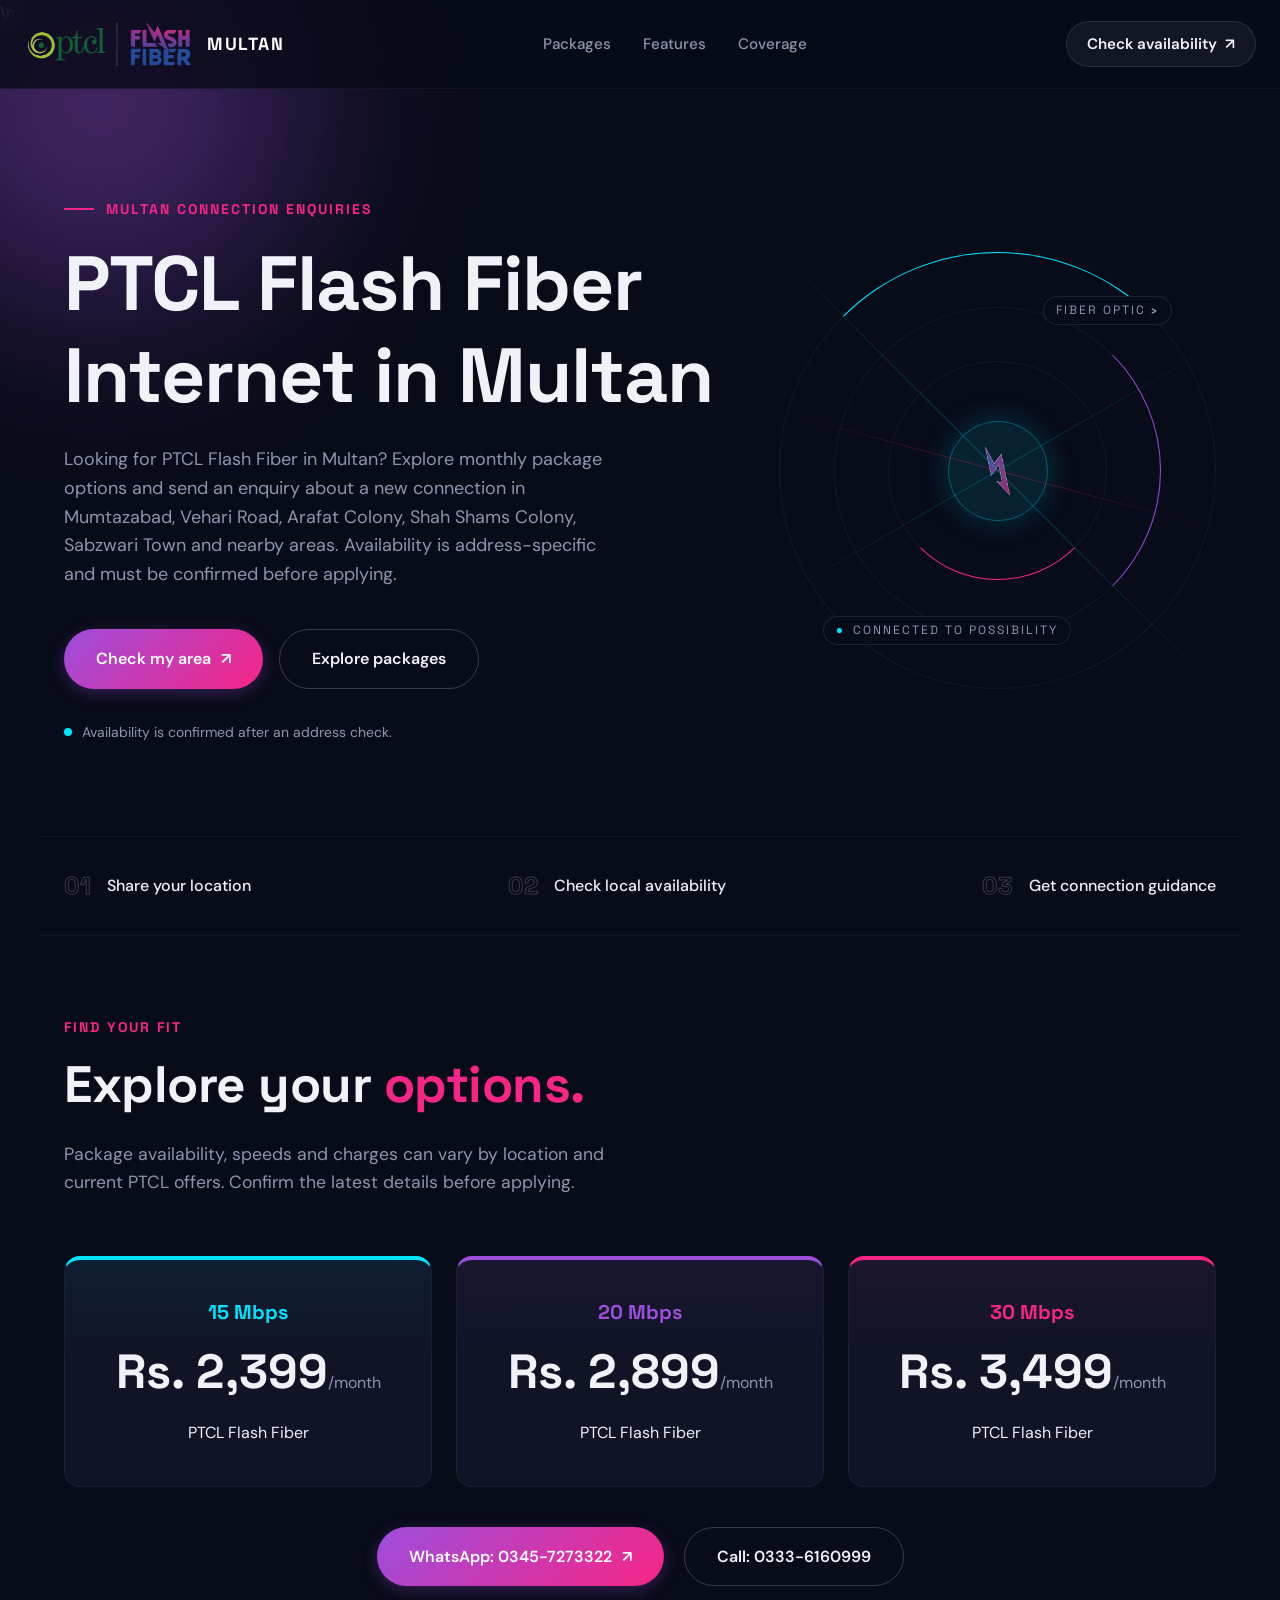
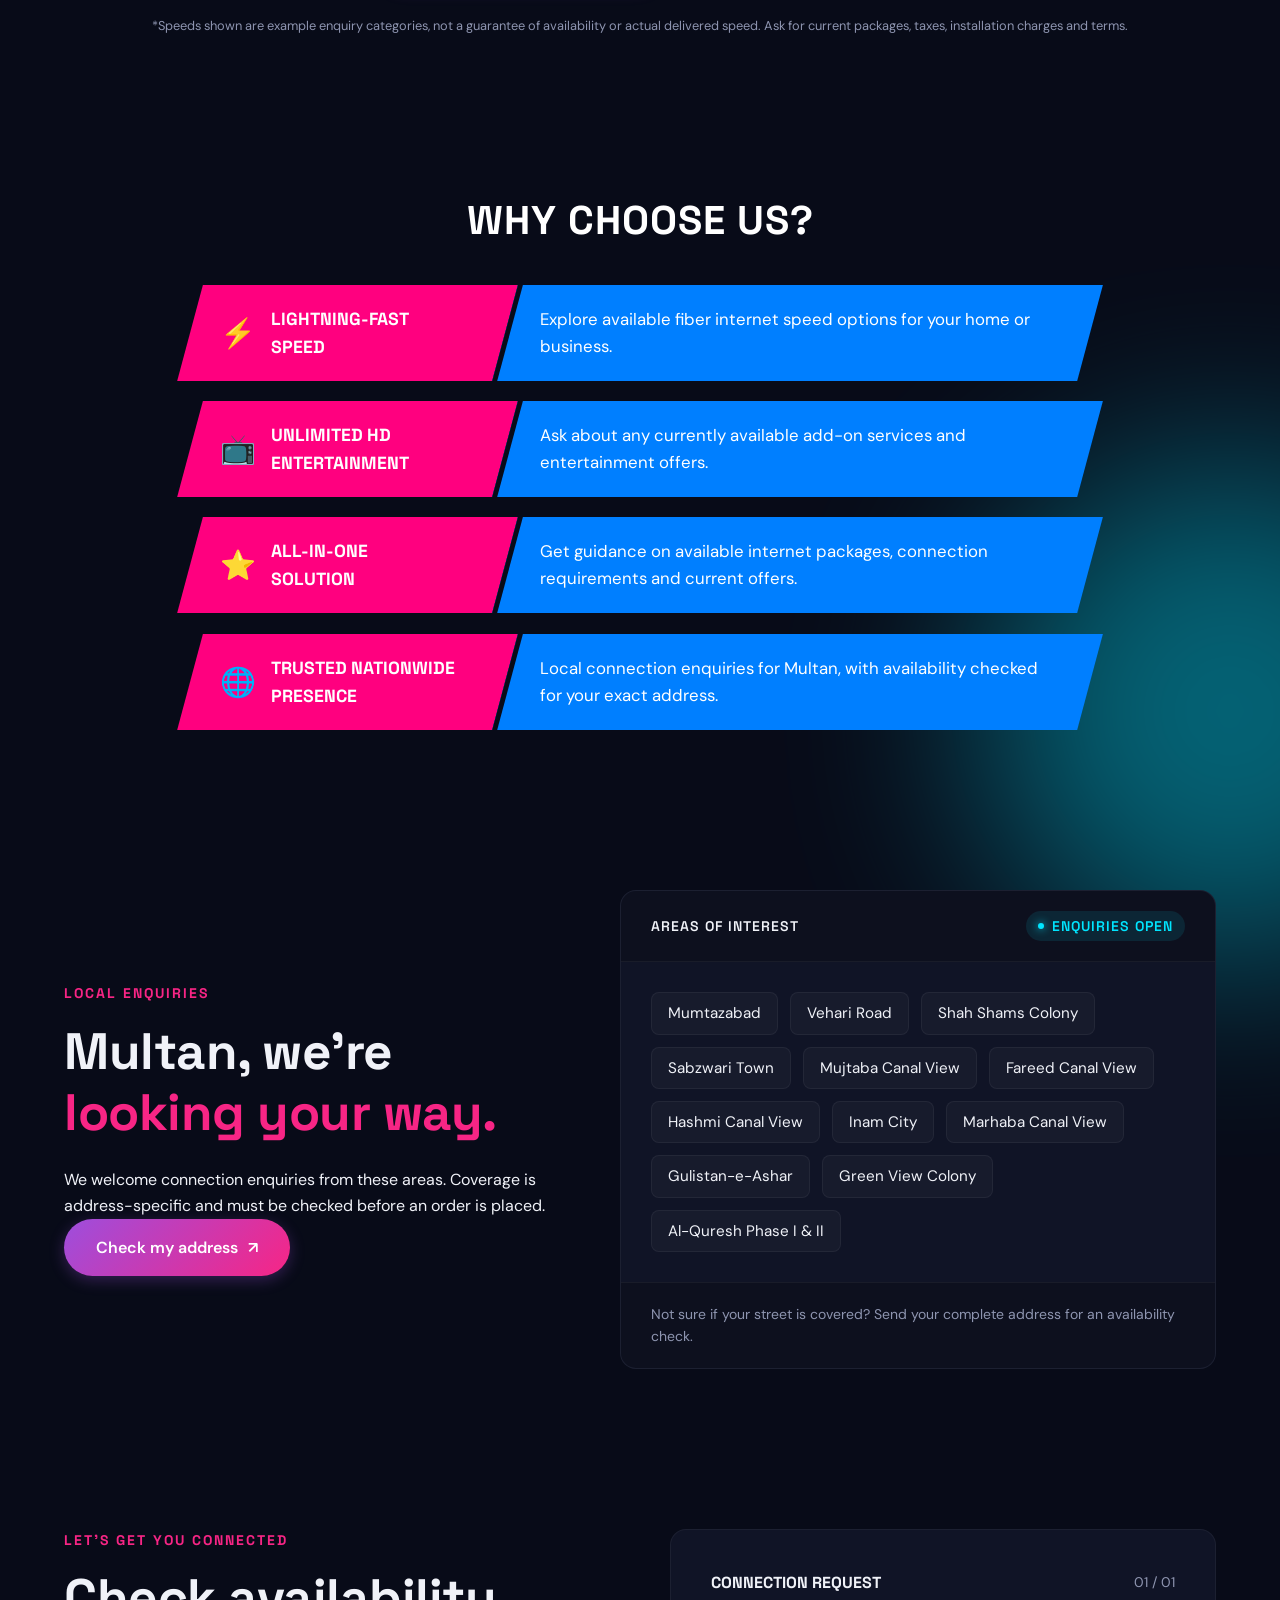
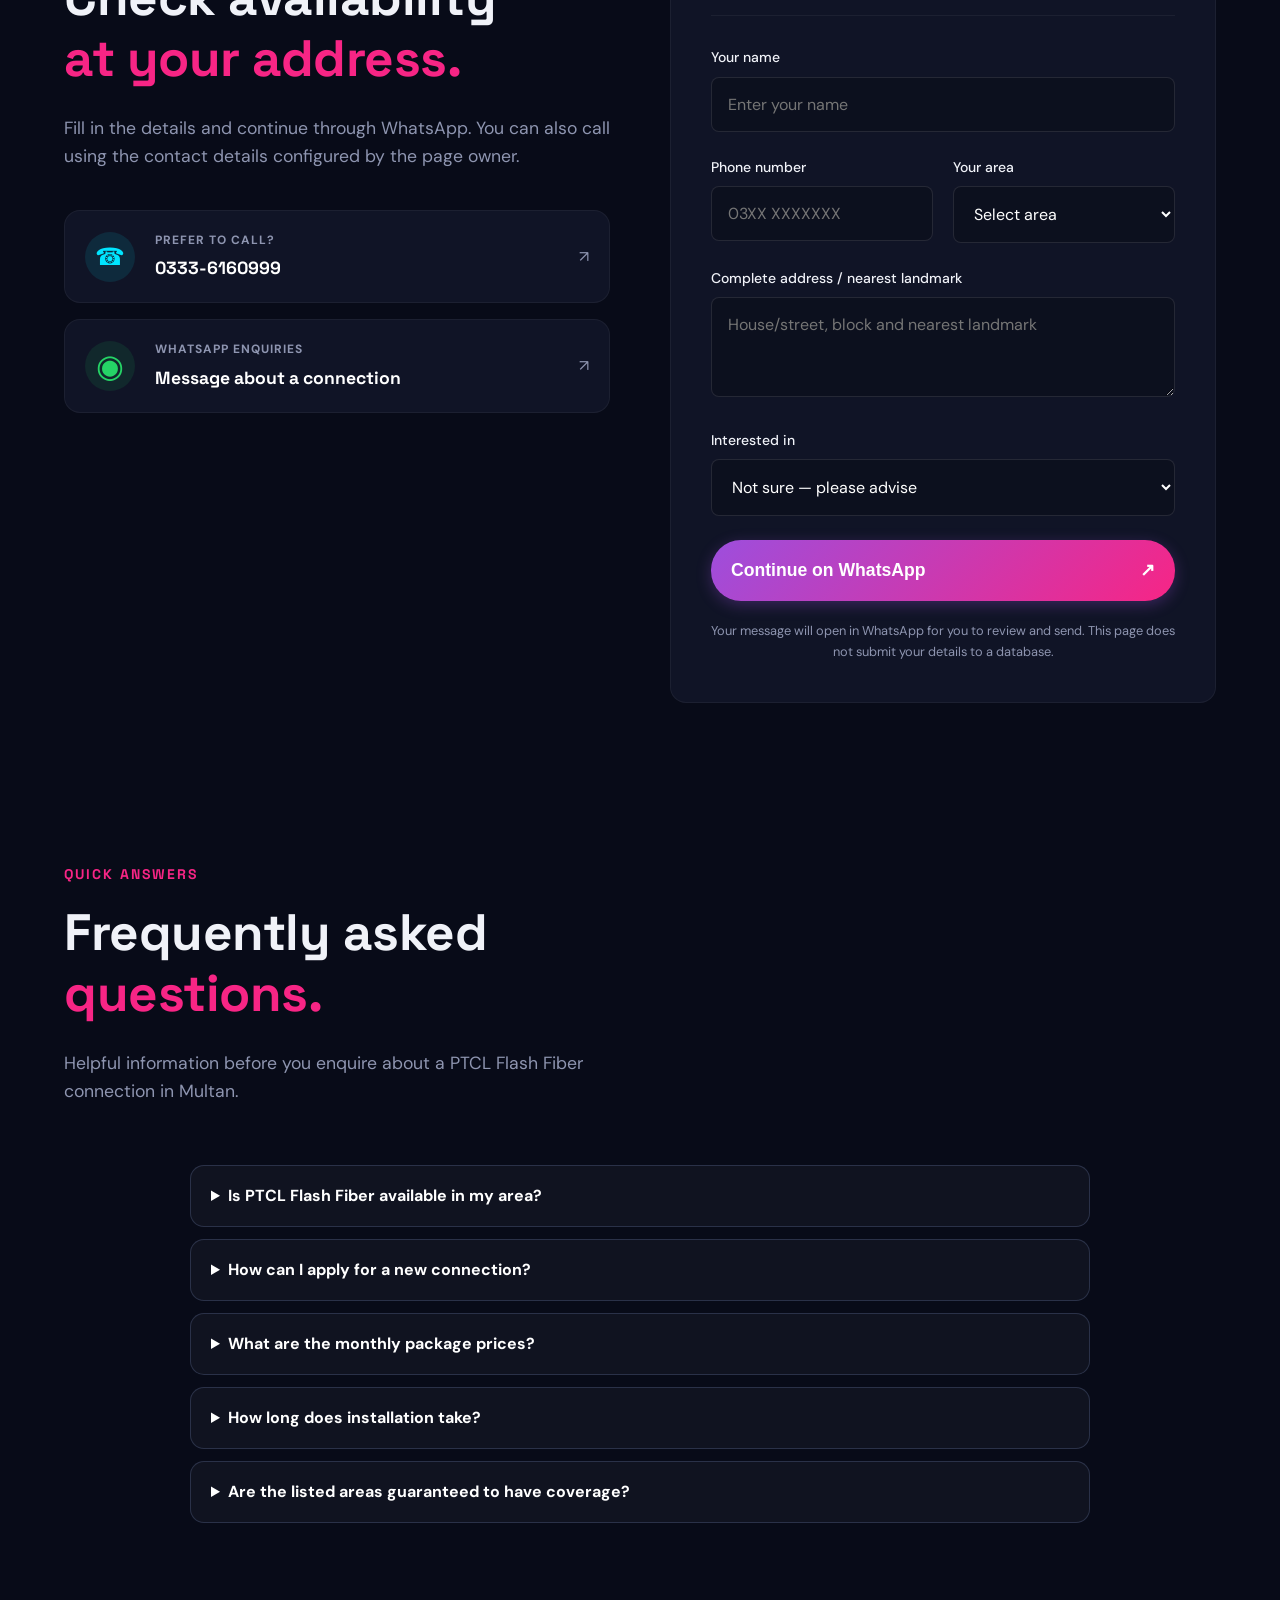
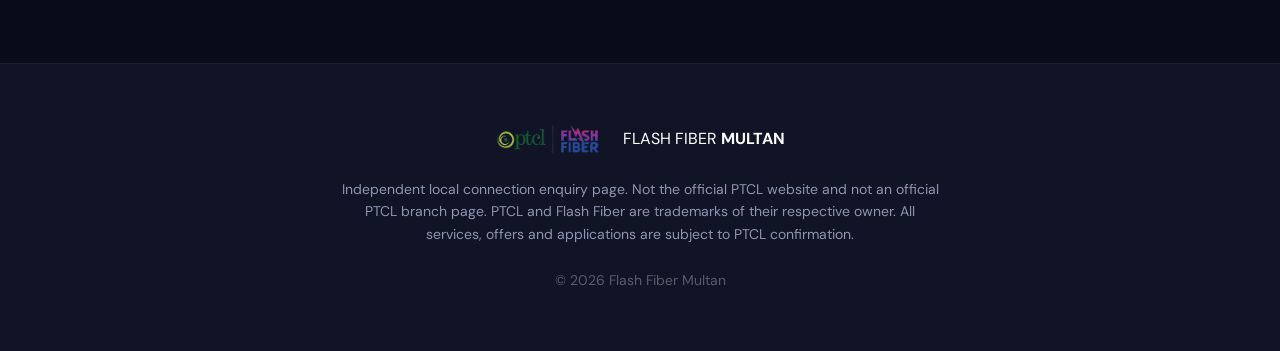
<file: index.html>
<!doctype html>
<html lang="en">
<head>
  <meta charset="utf-8">
  <meta name="viewport" content="width=device-width, initial-scale=1">
  <meta name="theme-color" content="#080b18">
  <meta name="description" content="Explore PTCL Flash Fiber packages in Multan. Enquire about availability in Mumtazabad, Vehari Road, Shah Shams Colony and nearby areas.">
  <title>PTCL Flash Fiber Multan | Packages & Availability</title>
  <link rel="preconnect" href="https://fonts.googleapis.com">
  <link rel="preconnect" href="https://fonts.gstatic.com" crossorigin>
  <link href="https://fonts.googleapis.com/css2?family=DM+Sans:wght@400;500;600;700;800&family=Space+Grotesk:wght@500;600;700&display=swap" rel="stylesheet">
  <link rel="stylesheet" href="styles.css">\n
  <style>
    .faq-list {
      display: grid;
      gap: 12px;
      max-width: 900px;
      margin: 28px auto 0;
    }
    .faq-item {
      padding: 18px 20px;
      border: 1px solid rgba(120, 140, 190, 0.25);
      border-radius: 14px;
      background: rgba(255, 255, 255, 0.035);
    }
    .faq-item summary {
      cursor: pointer;
      color: #fff;
      font-weight: 700;
      line-height: 1.5;
    }
    .faq-item p {
      margin: 12px 0 0;
      color: rgba(235, 240, 255, 0.78);
      line-height: 1.7;
    }
    .faq-item summary:focus-visible {
      outline: 2px solid #8b7bff;
      outline-offset: 4px;
      border-radius: 4px;
    }
  </style>

</head>
<body>
  <div class="ambient ambient-one"></div><div class="ambient ambient-two"></div>
  <header class="site-header">
    <a class="brand" href="#home" aria-label="Flash Fiber Multan home">
      <img src="Logo.png" alt="PTCL Flash Fiber Logo" class="brand-logo">
      <span class="brand-text"><b>MULTAN</b></span>
    </a>
    <nav class="desktop-nav" aria-label="Main navigation">
      <a href="#packages">Packages</a><a href="#features">Features</a><a href="#coverage">Coverage</a>
    </nav>
    <a class="header-cta" href="#enquiry">Check availability <span>↗</span></a>
  </header>

  <main>
    <section class="hero section-wrap" id="home">
      <div class="hero-copy">
        <div class="eyebrow"><i></i> MULTAN CONNECTION ENQUIRIES</div>
        <h1>PTCL Flash Fiber Internet in Multan</h1>
        <p class="hero-lead">Looking for PTCL Flash Fiber in Multan? Explore monthly package options and send an enquiry about a new connection in Mumtazabad, Vehari Road, Arafat Colony, Shah Shams Colony, Sabzwari Town and nearby areas. Availability is address-specific and must be confirmed before applying.</p>
        <div class="hero-actions">
          <a class="btn btn-primary" href="#enquiry">Check my area <span>↗</span></a>
          <a class="btn btn-ghost" href="#packages">Explore packages</a>
        </div>
        <div class="hero-note"><span class="pulse-dot"></span> Availability is confirmed after an address check.</div>
      </div>
      <div class="hero-art" aria-label="Abstract neon fiber optic illustration">
        <div class="orbit orbit-a"></div><div class="orbit orbit-b"></div><div class="orbit orbit-c"></div>
        <div class="core"><div class="core-inner"><img src="image_ccb57e.png" alt="Flash Fiber Lightning Bolt" style="height: 50px; width: auto; object-fit: contain;"></div></div>
        <div class="light-line line-a"></div><div class="light-line line-b"></div><div class="light-line line-c"></div>
        <div class="art-label label-top">FIBER OPTIC <b>›</b></div>
        <div class="art-label label-bottom"><span>●</span> CONNECTED TO POSSIBILITY</div>
      </div>
    </section>

    <section class="trust-strip section-wrap">
      <div><strong>01</strong><span>Share your location</span></div>
      <div><strong>02</strong><span>Check local availability</span></div>
      <div><strong>03</strong><span>Get connection guidance</span></div>
    </section>

    <section class="content-section section-wrap" id="packages">
      <div class="section-heading">
        <div><div class="eyebrow">FIND YOUR FIT</div><h2>Explore your <span>options.</span></h2></div>
        <p>Package availability, speeds and charges can vary by location and current PTCL offers. Confirm the latest details before applying.</p>
      </div>
      <div class="pricing-grid">
        <div class="pricing-card">
          <h3>15 Mbps</h3>
          <p class="price">Rs. 2,399<span>/month</span></p>
          <p>PTCL Flash Fiber</p>
        </div>
        <div class="pricing-card">
          <h3>20 Mbps</h3>
          <p class="price">Rs. 2,899<span>/month</span></p>
          <p>PTCL Flash Fiber</p>
        </div>
        <div class="pricing-card">
          <h3>30 Mbps</h3>
          <p class="price">Rs. 3,499<span>/month</span></p>
          <p>PTCL Flash Fiber</p>
        </div>
      </div>
      
      <div class="package-contact">
        <a class="btn btn-primary" href="https://wa.me/923457273322" target="_blank" rel="noopener">WhatsApp: 0345-7273322 <span>↗</span></a>
        <a class="btn btn-ghost" href="tel:03336160999">Call: 0333-6160999</a>
      </div>
      
      <p class="fine-print">*Speeds shown are example enquiry categories, not a guarantee of availability or actual delivered speed. Ask for current packages, taxes, installation charges and terms.</p>
    </section>

    <section class="features-section section-wrap" id="features">
      <h2 class="section-title">WHY CHOOSE US?</h2>
      <div class="feature-banners">
        <div class="feature-row">
          <div class="feature-title pink-bg">
            <span class="icon">⚡</span> <span>LIGHTNING-FAST<br>SPEED</span>
          </div>
          <div class="feature-desc blue-bg">
            <p>Explore available fiber internet speed options for your home or business.</p>
          </div>
        </div>
        <div class="feature-row">
          <div class="feature-title pink-bg">
            <span class="icon">📺</span> <span>UNLIMITED HD<br>ENTERTAINMENT</span>
          </div>
          <div class="feature-desc blue-bg">
            <p>Ask about any currently available add-on services and entertainment offers.</p>
          </div>
        </div>
        <div class="feature-row">
          <div class="feature-title pink-bg">
            <span class="icon">⭐</span> <span>ALL-IN-ONE<br>SOLUTION</span>
          </div>
          <div class="feature-desc blue-bg">
            <p>Get guidance on available internet packages, connection requirements and current offers.</p>
          </div>
        </div>
        <div class="feature-row">
          <div class="feature-title pink-bg">
            <span class="icon">🌐</span> <span>TRUSTED NATIONWIDE<br>PRESENCE</span>
          </div>
          <div class="feature-desc blue-bg">
            <p>Local connection enquiries for Multan, with availability checked for your exact address.</p>
          </div>
        </div>
      </div>
    </section>

    <section class="coverage-section" id="coverage">
      <div class="section-wrap coverage-inner">
        <div>
          <div class="eyebrow">LOCAL ENQUIRIES</div>
          <h2>Multan, we're<br><span>looking your way.</span></h2>
          <p>We welcome connection enquiries from these areas. Coverage is address-specific and must be checked before an order is placed.</p>
          <a class="btn btn-primary" href="#enquiry">Check my address <span>↗</span></a>
        </div>
        <div class="area-panel">
          <div class="area-panel-head"><span>AREAS OF INTEREST</span><span class="live-pill"><i></i> ENQUIRIES OPEN</span></div>
          <div class="area-list">
            <span>Mumtazabad</span><span>Vehari Road</span><span>Shah Shams Colony</span>
            <span>Sabzwari Town</span><span>Mujtaba Canal View</span><span>Fareed Canal View</span>
            <span>Hashmi Canal View</span><span>Inam City</span><span>Marhaba Canal View</span>
            <span>Gulistan-e-Ashar</span><span>Green View Colony</span><span>Al-Quresh Phase I & II</span>
          </div>
          <div class="area-foot">Not sure if your street is covered? Send your complete address for an availability check.</div>
        </div>
      </div>
    </section>

    <section class="enquiry-section" id="enquiry">
      <div class="section-wrap enquiry-grid">
        <div class="enquiry-copy">
          <div class="eyebrow">LET'S GET YOU CONNECTED</div>
          <h2>Check availability<br><span>at your address.</span></h2>
          <p>Fill in the details and continue through WhatsApp. You can also call using the contact details configured by the page owner.</p>
          <div class="contact-options">
            <a id="callLink" class="contact-option" href="tel:03336160999"><span class="contact-symbol">☎</span><span><small>PREFER TO CALL?</small><b id="phoneDisplay">0333-6160999</b></span><span class="arrow">↗</span></a>
            <a id="whatsappDirect" class="contact-option" href="https://wa.me/923457273322" target="_blank" rel="noopener"><span class="contact-symbol whatsapp-symbol">◉</span><span><small>WHATSAPP ENQUIRIES</small><b>Message about a connection</b></span><span class="arrow">↗</span></a>
          </div>
        </div>
        <form class="enquiry-form" id="enquiryForm">
          <div class="form-heading"><span>CONNECTION REQUEST</span><span class="form-step">01 / 01</span></div>
          <label for="customerName">Your name</label><input id="customerName" name="name" type="text" placeholder="Enter your name" required maxlength="70">
          <div class="form-row">
            <div><label for="customerPhone">Phone number</label><input id="customerPhone" name="phone" type="tel" placeholder="03XX XXXXXXX" required maxlength="20"></div>
            <div><label for="customerArea">Your area</label><select id="customerArea" name="area" required><option value="">Select area</option></select></div>
          </div>
          <label for="customerAddress">Complete address / nearest landmark</label><textarea id="customerAddress" name="address" rows="3" placeholder="House/street, block and nearest landmark" required maxlength="300"></textarea>
          <label for="packageChoice">Interested in</label><select id="packageChoice" name="package"><option value="Not sure — please advise">Not sure — please advise</option><option>15 Mbps Flash Fiber — Rs. 2,399/month</option><option>20 Mbps Flash Fiber — Rs. 2,899/month</option><option>30 Mbps Flash Fiber — Rs. 3,499/month</option><option>Other / latest available package</option></select>
          <button class="btn btn-primary submit-btn" type="submit">Continue on WhatsApp <span>↗</span></button>
          <p class="form-disclaimer">Your message will open in WhatsApp for you to review and send. This page does not submit your details to a database.</p>
          <div id="formStatus" class="form-status" role="status" aria-live="polite"></div>
        </form>
      </div>
    </section>

    <section class="content-section section-wrap" id="faqs">
      <div class="section-heading">
        <div>
          <div class="eyebrow">QUICK ANSWERS</div>
          <h2>Frequently asked <span>questions.</span></h2>
        </div>
        <p>Helpful information before you enquire about a PTCL Flash Fiber connection in Multan.</p>
      </div>

      <div class="faq-list">
        <details class="faq-item">
          <summary>Is PTCL Flash Fiber available in my area?</summary>
          <p>Availability depends on your exact street, building and nearby fiber infrastructure. Send your complete address or nearest landmark through the enquiry form so availability can be checked. An area name alone does not guarantee coverage.</p>
        </details>
        <details class="faq-item">
          <summary>How can I apply for a new connection?</summary>
          <p>Use the enquiry form or WhatsApp button to share your name, contact number and complete address. Your message will open in WhatsApp for you to review and send. Any application and installation are subject to PTCL confirmation.</p>
        </details>
        <details class="faq-item">
          <summary>What are the monthly package prices?</summary>
          <p>The package prices currently displayed on this page are Rs. 2,399/month for 15 Mbps, Rs. 2,899/month for 20 Mbps and Rs. 3,499/month for 30 Mbps. Confirm current offers, taxes, installation charges and terms before applying.</p>
        </details>
        <details class="faq-item">
          <summary>How long does installation take?</summary>
          <p>Installation timing depends on address eligibility, infrastructure, equipment availability and PTCL scheduling. The installation date and any applicable charges must be confirmed by PTCL.</p>
        </details>
        <details class="faq-item">
          <summary>Are the listed areas guaranteed to have coverage?</summary>
          <p>No. The listed locations are areas for connection enquiries, not a guarantee of service. Coverage must be checked for your exact address before an order is placed.</p>
        </details>
      </div>
    </section>
  </main>

  <footer class="site-footer">
    <div class="section-wrap footer-inner">
      <a class="brand" href="#home"><img src="Logo.png" alt="PTCL Flash Fiber Logo" style="height:30px;"><span style="color:white; margin-left:10px;">FLASH FIBER <b>MULTAN</b></span></a>
      <p>Independent local connection enquiry page. Not the official PTCL website and not an official PTCL branch page. PTCL and Flash Fiber are trademarks of their respective owner. All services, offers and applications are subject to PTCL confirmation.</p>
      <span class="copyright">© <span id="year"></span> Flash Fiber Multan</span>
    </div>
  </footer>
  <script src="script.js"></script>
</body>
</html>
</file>
<file: styles.css>
:root {
  --bg-dark: #080b18;
  --bg-surface: #101426;
  --text-main: #f0f2f8;
  --text-muted: #8e95b0;
  --accent-cyan: #00e5ff;
  --accent-purple: #9d4edd;
  --accent-pink: #f72585;
  --font-heading: 'Space Grotesk', sans-serif;
  --font-body: 'DM Sans', sans-serif;
  --radius-lg: 16px;
  --radius-sm: 8px;
  --ptcl-pink: #ff007f;
  --ptcl-blue: #007fff;
  --ptcl-purple: #8a2be2;
}

* { box-sizing: border-box; margin: 0; padding: 0; }
body {
  background-color: var(--bg-dark);
  color: var(--text-main);
  font-family: var(--font-body);
  line-height: 1.6;
  overflow-x: hidden;
  position: relative;
}
.ambient { position: absolute; border-radius: 50%; filter: blur(100px); z-index: -1; opacity: 0.4; }
.ambient-one { top: -100px; left: -100px; width: 400px; height: 400px; background: var(--accent-purple); }
.ambient-two { top: 40%; right: -200px; width: 500px; height: 500px; background: var(--accent-cyan); }
.section-wrap { max-width: 1200px; margin: 0 auto; padding: 80px 24px; }
.eyebrow { display: flex; align-items: center; gap: 12px; color: var(--accent-pink); font-family: var(--font-heading); font-size: 0.875rem; font-weight: 700; letter-spacing: 2px; text-transform: uppercase; margin-bottom: 16px; }
.eyebrow i { display: block; width: 30px; height: 2px; background: var(--accent-pink); }
h1, h2, h3 { font-family: var(--font-heading); line-height: 1.2; font-weight: 700; }
h1 { font-size: clamp(3rem, 6vw, 5rem); margin-bottom: 24px; letter-spacing: -1px; }
h1 span { color: var(--accent-purple); }
h2 { font-size: clamp(2.5rem, 4vw, 3.5rem); margin-bottom: 24px; letter-spacing: -0.5px; }
h2 span { color: var(--accent-pink); }

.site-header { position: fixed; top: 0; left: 0; right: 0; z-index: 100; display: flex; justify-content: space-between; align-items: center; padding: 20px 24px; background: rgba(8, 11, 24, 0.8); backdrop-filter: blur(12px); border-bottom: 1px solid rgba(255,255,255,0.05); }
.brand { display: flex; align-items: center; gap: 12px; text-decoration: none; color: white; }
.brand-logo { height: 48px; width: auto; display: block; background: transparent; padding: 0; border-radius: 0; }
.brand-text { font-family: var(--font-heading); font-size: 1.1rem; letter-spacing: 1.5px; }
.desktop-nav a { color: var(--text-muted); text-decoration: none; margin: 0 16px; font-weight: 500; font-size: 0.95rem; transition: color 0.3s; }
.desktop-nav a:hover { color: var(--accent-cyan); }
.header-cta { display: flex; align-items: center; gap: 8px; color: var(--text-main); text-decoration: none; font-weight: 600; font-size: 0.95rem; padding: 10px 20px; background: rgba(255,255,255,0.05); border-radius: 30px; border: 1px solid rgba(255,255,255,0.1); transition: all 0.3s; }
.header-cta:hover { background: var(--accent-purple); border-color: var(--accent-purple); }

.btn { display: inline-flex; align-items: center; justify-content: center; gap: 10px; padding: 16px 32px; font-weight: 600; text-decoration: none; font-size: 1rem; border-radius: 30px; transition: all 0.3s ease; border: none; cursor: pointer; }
.btn-primary { background: linear-gradient(135deg, var(--accent-purple), var(--accent-pink)); color: white; box-shadow: 0 4px 15px rgba(157, 78, 221, 0.3); }
.btn-primary:hover { box-shadow: 0 8px 25px rgba(247, 37, 133, 0.5); transform: translateY(-2px); }
.btn-ghost { background: transparent; border: 1px solid rgba(255,255,255,0.2); color: var(--text-main); }
.btn-ghost:hover { border-color: var(--accent-cyan); color: var(--accent-cyan); }

.hero { display: grid; grid-template-columns: 1.2fr 0.8fr; gap: 60px; align-items: center; padding-top: 160px; min-height: 90vh; }
.hero-lead { font-size: 1.125rem; color: var(--text-muted); margin-bottom: 40px; max-width: 540px; }
.hero-actions { display: flex; gap: 16px; margin-bottom: 32px; flex-wrap: wrap; }
.hero-note { display: flex; align-items: center; gap: 10px; font-size: 0.875rem; color: var(--text-muted); }
.pulse-dot { width: 8px; height: 8px; background: var(--accent-cyan); border-radius: 50%; box-shadow: 0 0 0 0 rgba(0, 229, 255, 0.7); animation: pulse 2s infinite; }
@keyframes pulse { 0% { transform: scale(0.95); box-shadow: 0 0 0 0 rgba(0, 229, 255, 0.7); } 70% { transform: scale(1); box-shadow: 0 0 0 10px rgba(0, 229, 255, 0); } 100% { transform: scale(0.95); box-shadow: 0 0 0 0 rgba(0, 229, 255, 0); } }

.hero-art { position: relative; width: 100%; aspect-ratio: 1; border-radius: 50%; display: flex; align-items: center; justify-content: center; }
.orbit { position: absolute; border-radius: 50%; border: 1px solid rgba(255,255,255,0.05); }
.orbit-a { width: 100%; height: 100%; border-top-color: var(--accent-cyan); animation: spin 20s linear infinite; }
.orbit-b { width: 75%; height: 75%; border-right-color: var(--accent-purple); animation: spin 15s linear infinite reverse; }
.orbit-c { width: 50%; height: 50%; border-bottom-color: var(--accent-pink); animation: spin 10s linear infinite; }
.core { position: absolute; width: 100px; height: 100px; background: rgba(0, 229, 255, 0.1); border-radius: 50%; display: flex; align-items: center; justify-content: center; backdrop-filter: blur(5px); box-shadow: 0 0 30px rgba(0, 229, 255, 0.2); border: 1px solid rgba(0, 229, 255, 0.3); overflow: hidden; }
.core-inner { display: flex; align-items: center; justify-content: center; width: 100%; height: 100%; }
.light-line { position: absolute; background: linear-gradient(90deg, transparent, var(--accent-cyan), transparent); height: 1px; }
.line-a { width: 150%; transform: rotate(45deg); opacity: 0.3; }
.line-b { width: 120%; transform: rotate(-30deg); opacity: 0.2; }
.line-c { width: 100%; transform: rotate(15deg); background: linear-gradient(90deg, transparent, var(--accent-pink), transparent); opacity: 0.3; }
.art-label { position: absolute; font-family: var(--font-heading); font-size: 0.75rem; letter-spacing: 2px; color: var(--text-muted); background: var(--bg-dark); padding: 4px 12px; border-radius: 20px; border: 1px solid rgba(255,255,255,0.1); }
.label-top { top: 10%; right: 10%; }
.label-bottom { bottom: 10%; left: 10%; display: flex; align-items: center; gap: 8px; }
.label-bottom span { color: var(--accent-cyan); }
@keyframes spin { 100% { transform: rotate(360deg); } }

.trust-strip { display: flex; justify-content: space-between; border-top: 1px solid rgba(255,255,255,0.05); border-bottom: 1px solid rgba(255,255,255,0.05); padding: 30px 24px; gap: 20px; }
.trust-strip div { display: flex; align-items: center; gap: 16px; font-weight: 500; }
.trust-strip strong { font-family: var(--font-heading); font-size: 1.5rem; color: transparent; -webkit-text-stroke: 1px rgba(255,255,255,0.2); }

.section-heading { margin-bottom: 60px; max-width: 600px; }
.section-heading p { color: var(--text-muted); font-size: 1.1rem; margin-top: 20px; }

.features-section h2.section-title { text-align: center; font-size: 2.5rem; margin-bottom: 40px; color: white; letter-spacing: 1px; }
.feature-banners { display: flex; flex-direction: column; gap: 20px; align-items: center; }
.feature-row { display: flex; width: 100%; max-width: 900px; transform: skewX(-15deg); }
.feature-title, .feature-desc { padding: 20px 30px; display: flex; align-items: center; }
.feature-title { background-color: var(--ptcl-pink); color: white; width: 35%; font-family: var(--font-heading); font-size: 1.1rem; font-weight: 700; gap: 15px; }
.feature-desc { background-color: var(--ptcl-blue); color: white; width: 65%; font-size: 1.05rem; border-left: 5px solid var(--bg-dark); }
.feature-title > *, .feature-desc > * { transform: skewX(15deg); }
.icon { font-size: 1.8rem; }

.pricing-grid { display: grid; grid-template-columns: repeat(auto-fit, minmax(300px, 1fr)); gap: 24px; }
.pricing-card { background: var(--bg-surface); padding: 40px; border-radius: var(--radius-lg); text-align: center; border: 1px solid rgba(255,255,255,0.05); border-top: 4px solid var(--accent-cyan); transition: transform 0.3s; position: relative; overflow: hidden; }
.pricing-card::before { content: ''; position: absolute; top: 0; left: 0; right: 0; height: 100px; background: linear-gradient(180deg, rgba(0,229,255,0.05) 0%, transparent 100%); pointer-events: none; }
.pricing-card:nth-child(2) { border-top-color: var(--accent-purple); }
.pricing-card:nth-child(2)::before { background: linear-gradient(180deg, rgba(157,78,221,0.05) 0%, transparent 100%); }
.pricing-card:nth-child(3) { border-top-color: var(--accent-pink); }
.pricing-card:nth-child(3)::before { background: linear-gradient(180deg, rgba(247,37,133,0.05) 0%, transparent 100%); }
.pricing-card:hover { transform: translateY(-8px); border-color: rgba(255,255,255,0.1); }
.pricing-card h3 { font-size: 1.25rem; margin-bottom: 24px; color: var(--accent-cyan); }
.pricing-card:nth-child(2) h3 { color: var(--accent-purple); }
.pricing-card:nth-child(3) h3 { color: var(--accent-pink); }
.pricing-card .price { font-size: 3rem; font-weight: 700; margin-bottom: 24px; font-family: var(--font-heading); line-height: 1; }
.pricing-card .price span { font-size: 1rem; color: var(--text-muted); font-weight: 400; font-family: var(--font-body); }
.fine-print { font-size: 0.8rem; color: var(--text-muted); margin-top: 30px; text-align: center; }

.package-contact { text-align: center; margin-top: 40px; display: flex; justify-content: center; gap: 20px; flex-wrap: wrap; }

.coverage-inner { display: grid; grid-template-columns: 1fr 1.2fr; gap: 60px; align-items: center; }
.area-panel { background: var(--bg-surface); border-radius: var(--radius-lg); border: 1px solid rgba(255,255,255,0.05); overflow: hidden; }
.area-panel-head { display: flex; justify-content: space-between; align-items: center; padding: 20px 30px; border-bottom: 1px solid rgba(255,255,255,0.05); background: rgba(0,0,0,0.2); font-family: var(--font-heading); font-size: 0.875rem; font-weight: 600; letter-spacing: 1px; }
.live-pill { display: flex; align-items: center; gap: 8px; color: var(--accent-cyan); background: rgba(0,229,255,0.1); padding: 4px 12px; border-radius: 20px; }
.live-pill i { display: block; width: 6px; height: 6px; background: var(--accent-cyan); border-radius: 50%; box-shadow: 0 0 8px var(--accent-cyan); }
.area-list { padding: 30px; display: flex; flex-wrap: wrap; gap: 12px; }
.area-list span { background: rgba(255,255,255,0.03); border: 1px solid rgba(255,255,255,0.05); padding: 8px 16px; border-radius: var(--radius-sm); font-size: 0.95rem; transition: background 0.3s; }
.area-list span:hover { background: rgba(255,255,255,0.08); }
.area-foot { padding: 20px 30px; background: rgba(0,0,0,0.2); border-top: 1px solid rgba(255,255,255,0.05); font-size: 0.875rem; color: var(--text-muted); }

.enquiry-grid { display: grid; grid-template-columns: 1fr 1fr; gap: 60px; }
.enquiry-copy p { font-size: 1.1rem; color: var(--text-muted); margin-bottom: 40px; }
.contact-options { display: flex; flex-direction: column; gap: 16px; }
.contact-option { display: flex; align-items: center; gap: 20px; padding: 20px; background: var(--bg-surface); border: 1px solid rgba(255,255,255,0.05); border-radius: var(--radius-lg); text-decoration: none; color: white; transition: all 0.3s; }
.contact-option:hover { background: rgba(255,255,255,0.03); border-color: rgba(255,255,255,0.1); transform: translateX(5px); }
.contact-symbol { width: 50px; height: 50px; display: flex; align-items: center; justify-content: center; background: rgba(0,229,255,0.1); color: var(--accent-cyan); border-radius: 50%; font-size: 1.5rem; }
.whatsapp-symbol { background: rgba(37,211,102,0.1); color: #25D366; font-size: 2rem; }
.contact-option span:not(.contact-symbol):not(.arrow) { display: flex; flex-direction: column; flex-grow: 1; }
.contact-option small { font-size: 0.75rem; font-weight: 700; color: var(--text-muted); letter-spacing: 1px; margin-bottom: 4px; }
.contact-option b { font-family: var(--font-heading); font-size: 1.1rem; }
.contact-option .arrow { color: var(--text-muted); }
.enquiry-form { background: var(--bg-surface); padding: 40px; border-radius: var(--radius-lg); border: 1px solid rgba(255,255,255,0.05); position: relative; }
.form-heading { display: flex; justify-content: space-between; align-items: center; margin-bottom: 30px; padding-bottom: 20px; border-bottom: 1px solid rgba(255,255,255,0.05); font-family: var(--font-heading); font-weight: 700; }
.form-step { color: var(--text-muted); font-family: var(--font-body); font-weight: 400; font-size: 0.875rem; }
.form-row { display: grid; grid-template-columns: 1fr 1fr; gap: 20px; }
label { display: block; margin-bottom: 8px; font-size: 0.875rem; font-weight: 500; color: var(--text-main); }
input, select, textarea { width: 100%; padding: 16px; margin-bottom: 24px; background: rgba(0,0,0,0.2); border: 1px solid rgba(255,255,255,0.1); border-radius: var(--radius-sm); color: white; font-family: var(--font-body); font-size: 1rem; transition: border-color 0.3s; }
input:focus, select:focus, textarea:focus { outline: none; border-color: var(--accent-purple); background: rgba(0,0,0,0.4); }
textarea { resize: vertical; min-height: 100px; }
.submit-btn { width: 100%; justify-content: space-between; padding: 20px; font-size: 1.1rem; }
.form-disclaimer { font-size: 0.8rem; color: var(--text-muted); margin-top: 20px; text-align: center; }

.site-footer { border-top: 1px solid rgba(255,255,255,0.05); background: var(--bg-surface); margin-top: 60px; }
.footer-inner { display: flex; flex-direction: column; align-items: center; text-align: center; gap: 24px; padding: 60px 24px; }
.footer-inner p { color: var(--text-muted); font-size: 0.875rem; max-width: 600px; }
.copyright { font-size: 0.875rem; color: rgba(255,255,255,0.3); }

@media (max-width: 992px) {
  .hero { grid-template-columns: 1fr; text-align: center; padding-top: 120px; }
  .hero-lead { margin: 0 auto 40px; }
  .hero-actions { justify-content: center; }
  .hero-art { max-width: 400px; margin: 0 auto; }
  .trust-strip { flex-direction: column; align-items: center; text-align: center; }
  .coverage-inner, .enquiry-grid { grid-template-columns: 1fr; }
  .feature-row { flex-direction: column; transform: none; gap: 0; }
  .feature-title, .feature-desc { width: 100%; transform: none; border-left: none; }
  .feature-title > *, .feature-desc > * { transform: none; }
}
@media (max-width: 768px) {
  .desktop-nav { display: none; }
  .form-row { grid-template-columns: 1fr; gap: 0; }
  .site-header { padding: 16px; }
  h1 { font-size: 2.5rem; }
}
</file>
